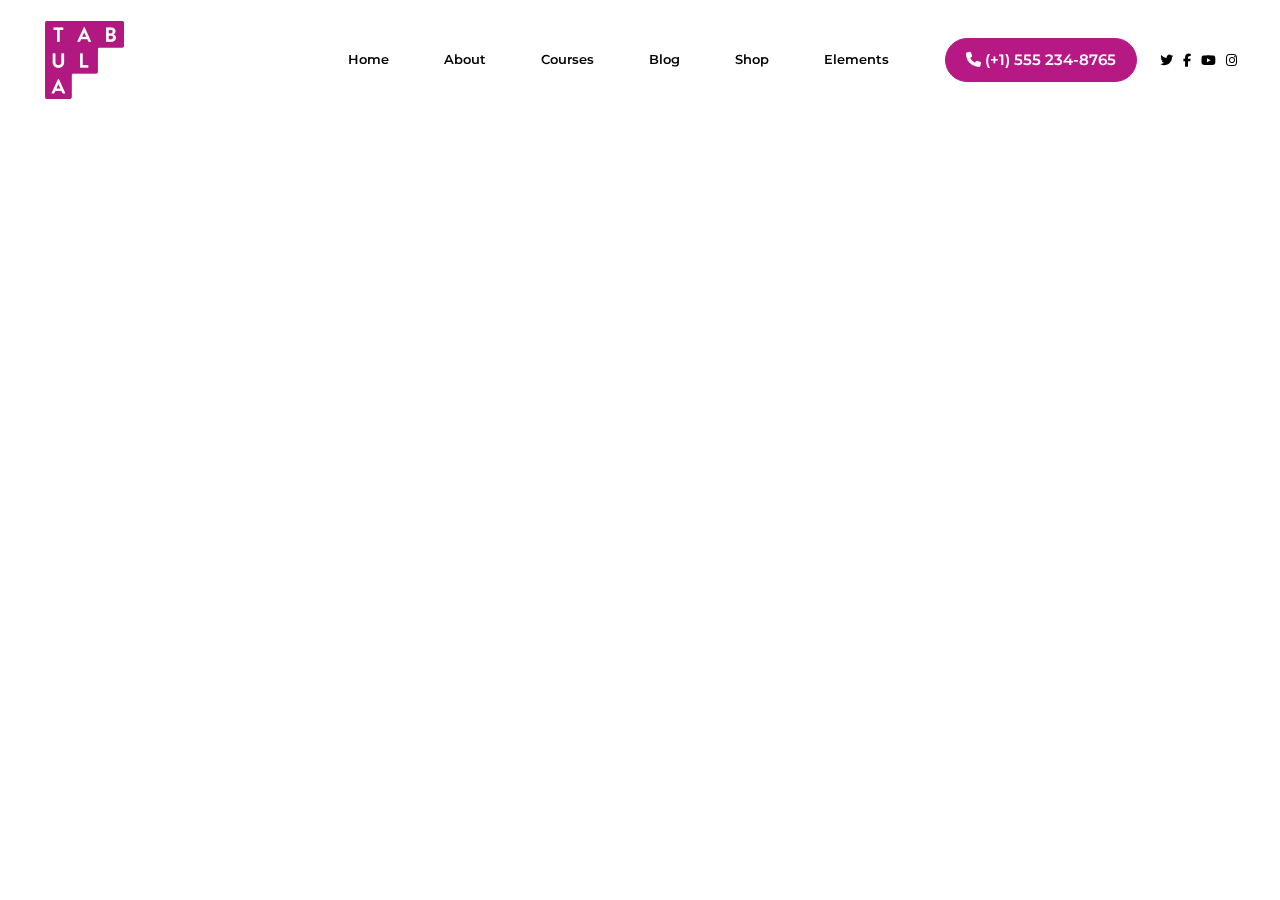
<file: index.html>
<!doctype html>
<html lang="en">
  <head>
    <title>Our Team - Wavy</title>
    <!-- Required meta tags -->
    <meta charset="utf-8">
    <meta name="viewport" content="width=device-width, initial-scale=1, shrink-to-fit=no">

    <!-- Bootstrap CSS -->
    <link rel="stylesheet" href="https://stackpath.bootstrapcdn.com/bootstrap/4.3.1/css/bootstrap.min.css" integrity="sha384-ggOyR0iXCbMQv3Xipma34MD+dH/1fQ784/j6cY/iJTQUOhcWr7x9JvoRxT2MZw1T" crossorigin="anonymous">
    <!-- Font -->
    <link href="https://fonts.googleapis.com/css2?family=Montserrat:wght@100;300;600;900&display=swap" rel="stylesheet">
    <!-- Font Awesome -->
    <link rel="stylesheet" href="https://cdnjs.cloudflare.com/ajax/libs/font-awesome/6.1.1/css/all.min.css">
    <link rel="stylesheet" href="https://cdnjs.cloudflare.com/ajax/libs/animate.css/4.1.1/animate.min.css">

    <link rel="stylesheet" href="./css/about.css">
  </head>
  <body>
    <header class="header" id="header">
        <div class="container">
            <div class="logo" id="home">
                <a href="#home">
                    <img src="./Images/crest.png" alt="">
                </a>
            </div>
            <div class="menu">
                <nav class="navbar">
                    <a href="#home">Home</a>
                    <a href="./about.html" class="about">About
                        <!-- <div class="submenu">
                            <a href="#">About Us</a>
                            <hr>
                            <a href="#">About Me</a>
                            <hr>
                            <a href="#">Our Team</a>
                            <hr>
                            <a href="#">History</a>
                            <hr>
                            <a href="#">Testimonials</a>
                            <hr>
                            <a href="#">Contact</a>
                            <hr>
                            <a href="#">Coming Soon</a>
                        </div> -->
                    </a>
                    <a href="#">Courses</a>
                    <a href="#">Blog</a>
                    <a href="#">Shop</a>
                    <a href="#">Elements</a>
                </nav>
                <button class="btnHeader">
                    <i class="fas fa-phone"></i>
                    <span>(+1) 555 234-8765</span>
                </button>
                <div class="social-media">
                    <a href="#">
                        <i class="fa-brands fa-twitter"></i>
                    </a>
                    <a href="#">
                        <i class="fa-brands fa-facebook-f"></i>
                    </a>
                    <a href="#">
                        <i class="fa-brands fa-youtube"></i>
                    </a>
                    <a href="#">
                        <i class="fa-brands fa-instagram"></i>
                    </a>
                </div>
            </div>
        </div>
    </header>
    <section class="carousel" id="carousel"></section>
    <section class="content" id="content"></section>
    <section class="register" id="register"></section>
    <footer class="footer" id="footer"></footer>
      
    <!-- Optional JavaScript -->
    <script>
        new WOW().init();
    </script>

    <!-- jQuery first, then Popper.js, then Bootstrap JS -->
    <script src="https://code.jquery.com/jquery-3.3.1.slim.min.js" integrity="sha384-q8i/X+965DzO0rT7abK41JStQIAqVgRVzpbzo5smXKp4YfRvH+8abtTE1Pi6jizo" crossorigin="anonymous"></script>
    <script src="https://cdnjs.cloudflare.com/ajax/libs/popper.js/1.14.7/umd/popper.min.js" integrity="sha384-UO2eT0CpHqdSJQ6hJty5KVphtPhzWj9WO1clHTMGa3JDZwrnQq4sF86dIHNDz0W1" crossorigin="anonymous"></script>
    <script src="https://stackpath.bootstrapcdn.com/bootstrap/4.3.1/js/bootstrap.min.js" integrity="sha384-JjSmVgyd0p3pXB1rRibZUAYoIIy6OrQ6VrjIEaFf/nJGzIxFDsf4x0xIM+B07jRM" crossorigin="anonymous"></script>
    <!-- Wowjs -->
    <script src="https://cdnjs.cloudflare.com/ajax/libs/wow/1.1.2/wow.min.js" integrity="sha512-Eak/29OTpb36LLo2r47IpVzPBLXnAMPAVypbSZiZ4Qkf8p/7S/XRG5xp7OKWPPYfJT6metI+IORkR5G8F900+g==" crossorigin="anonymous" referrerpolicy="no-referrer"></script>
  </body>
</html>
</file>
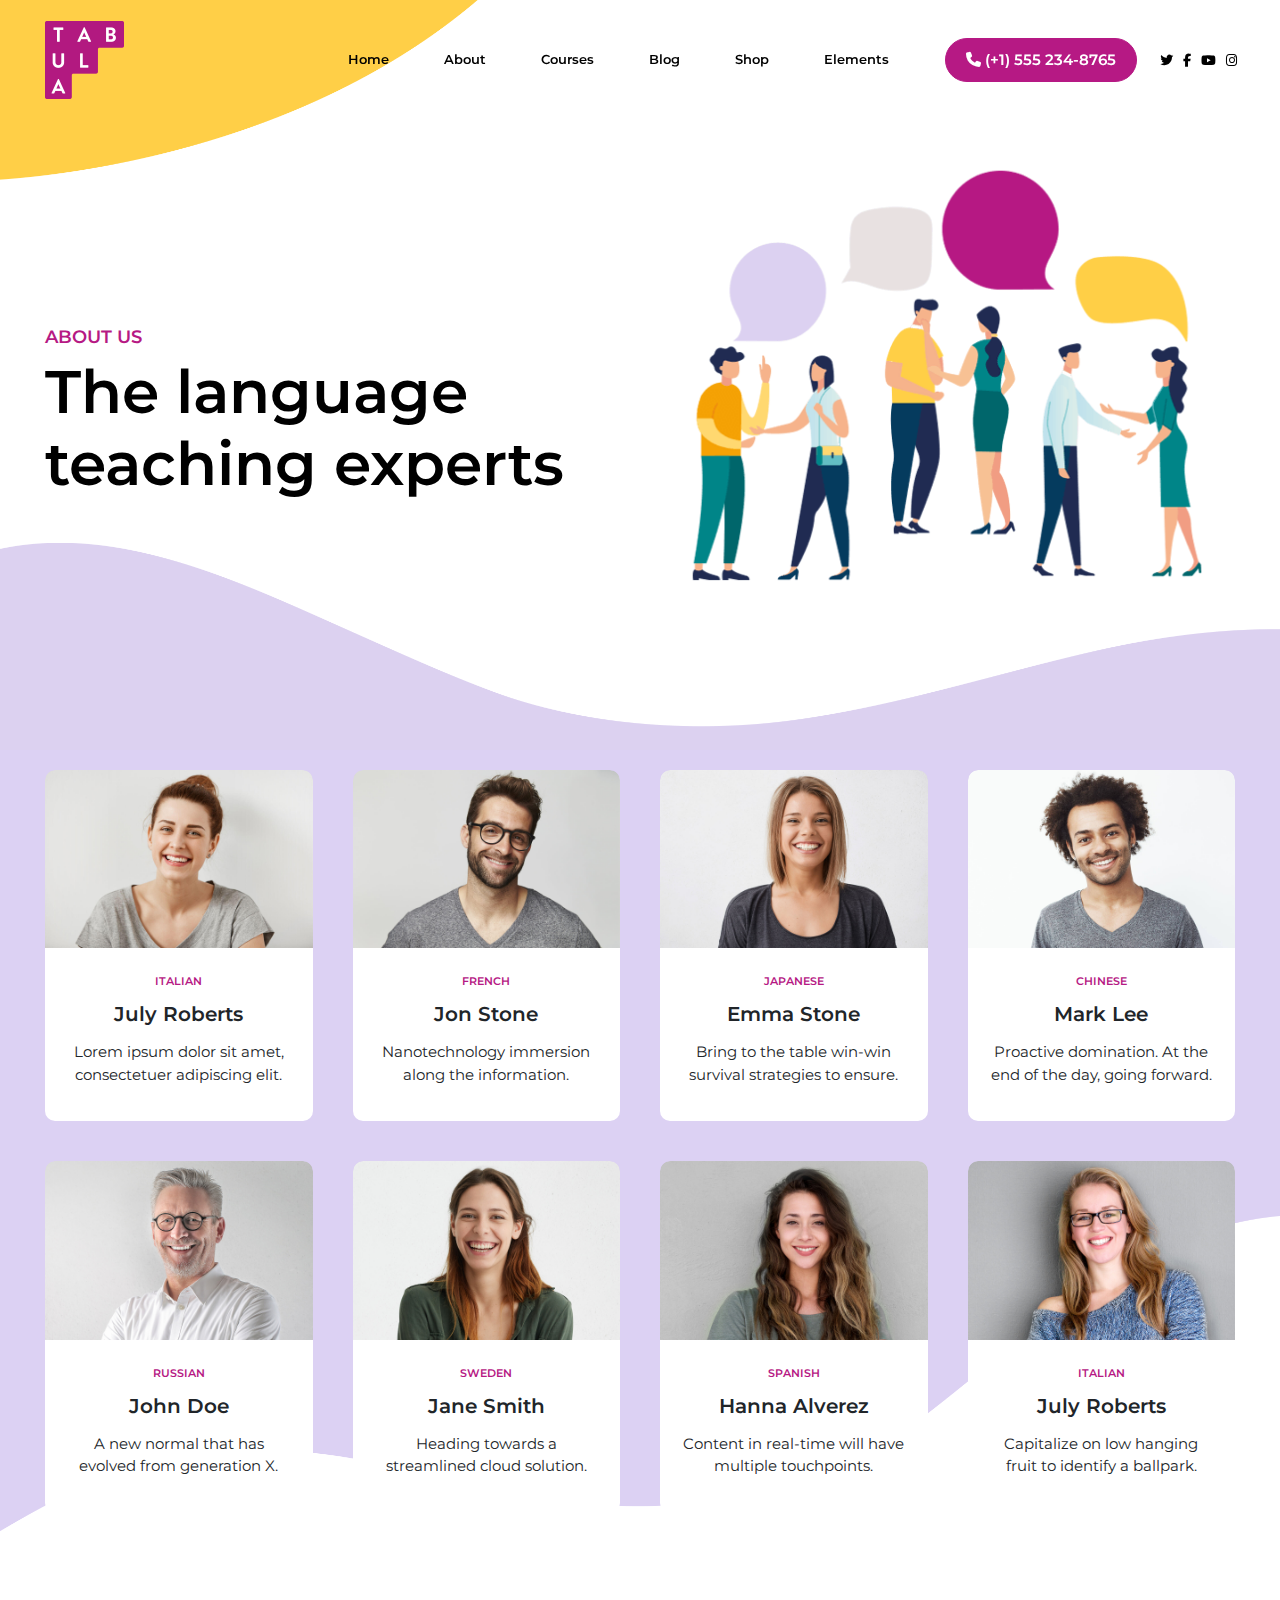
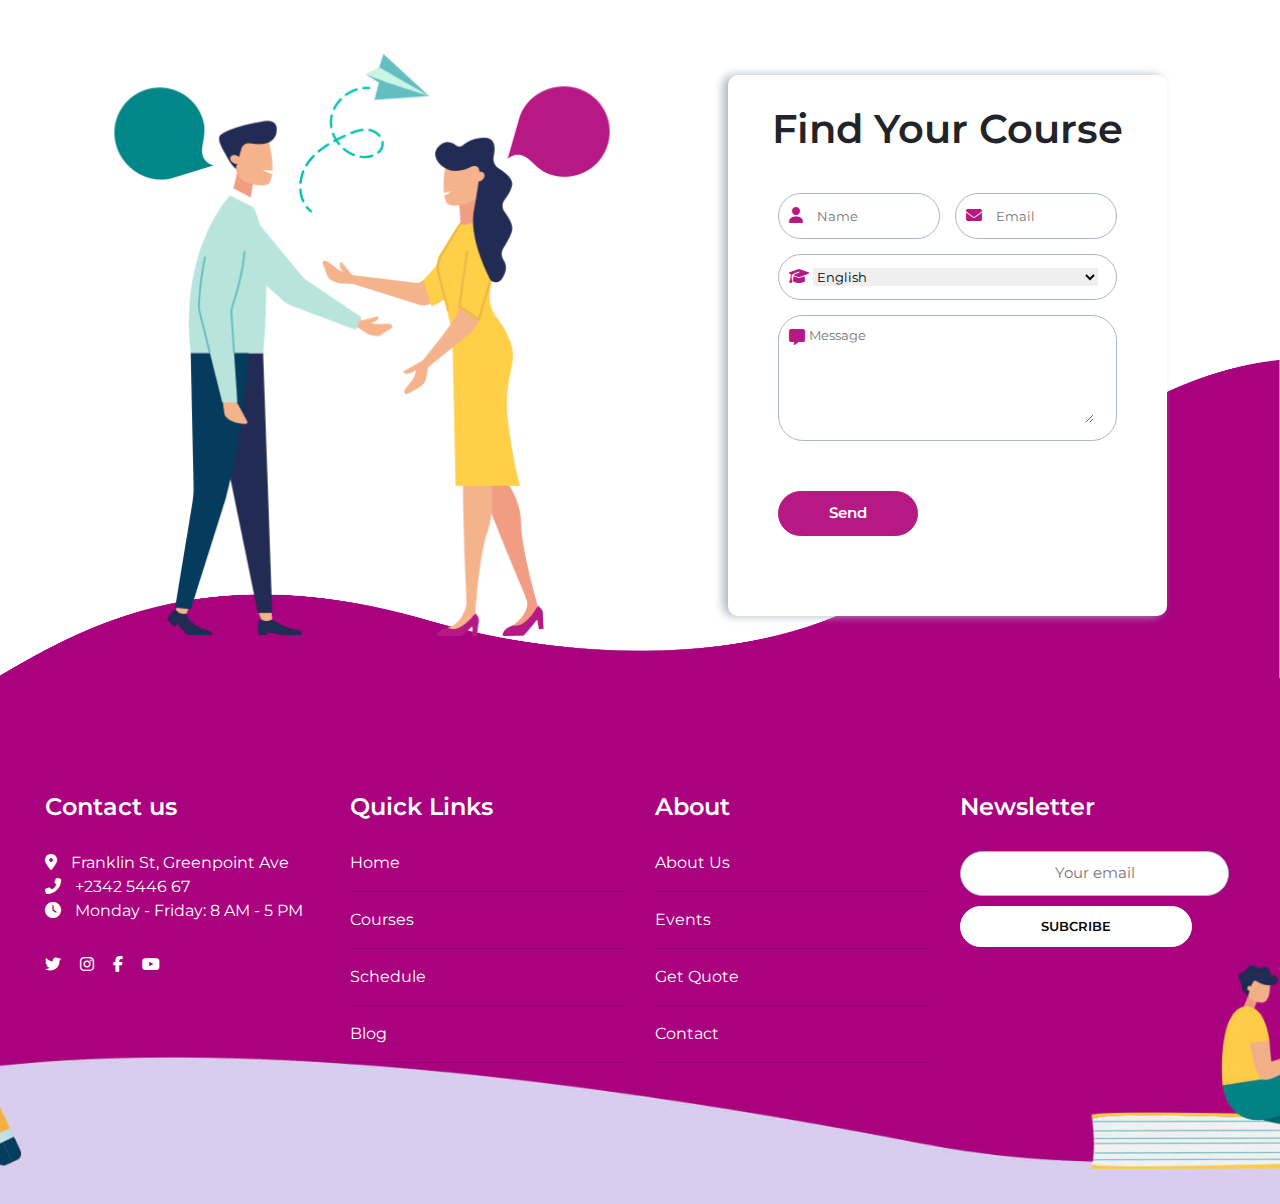
<file: about.html>
<!doctype html>
<html lang="en">
  <head>
    <title>Our Team - Wavy</title>
    <!-- Required meta tags -->
    <meta charset="utf-8">
    <meta name="viewport" content="width=device-width, initial-scale=1, shrink-to-fit=no">

    <!-- Bootstrap CSS -->
    <link rel="stylesheet" href="https://stackpath.bootstrapcdn.com/bootstrap/4.3.1/css/bootstrap.min.css" integrity="sha384-ggOyR0iXCbMQv3Xipma34MD+dH/1fQ784/j6cY/iJTQUOhcWr7x9JvoRxT2MZw1T" crossorigin="anonymous">
    <!-- Font -->
    <link href="https://fonts.googleapis.com/css2?family=Montserrat:wght@100;300;600;900&display=swap" rel="stylesheet">
    <!-- Font Awesome -->
    <link rel="stylesheet" href="https://cdnjs.cloudflare.com/ajax/libs/font-awesome/6.1.1/css/all.min.css">
    <link rel="stylesheet" href="https://cdnjs.cloudflare.com/ajax/libs/animate.css/4.1.1/animate.min.css">

    <link rel="stylesheet" href="./css/about.css">
  </head>
  <body>
    <header class="header" id="header">
        <div class="container">
            <div class="toggle">
                <i class="fa-solid fa-sliders"></i>
            </div>
            <div class="logo" id="home">
                <a href="./index.html">
                    <img src="./Images/crest.png" alt="">
                </a>
            </div>
            <div class="menu">
                <nav class="navbar">
                    <a href="./index.html">Home</a>
                    <a href="#" class="about">About
                        <!-- <div class="submenu">
                            <a href="#">About Us</a>
                            <hr>
                            <a href="#">About Me</a>
                            <hr>
                            <a href="#">Our Team</a>
                            <hr>
                            <a href="#">History</a>
                            <hr>
                            <a href="#">Testimonials</a>
                            <hr>
                            <a href="#">Contact</a>
                            <hr>
                            <a href="#">Coming Soon</a>
                        </div> -->
                    </a>
                    <a href="#">Courses</a>
                    <a href="#">Blog</a>
                    <a href="#">Shop</a>
                    <a href="#">Elements</a>
                </nav>
                <button class="btnHeader">
                    <i class="fas fa-phone"></i>
                    <span>(+1) 555 234-8765</span>
                </button>
                <div class="social-media">
                    <a href="#">
                        <i class="fa-brands fa-twitter"></i>
                    </a>
                    <a href="#">
                        <i class="fa-brands fa-facebook-f"></i>
                    </a>
                    <a href="#">
                        <i class="fa-brands fa-youtube"></i>
                    </a>
                    <a href="#">
                        <i class="fa-brands fa-instagram"></i>
                    </a>
                </div>
            </div>
        </div>
    </header>
    <section class="carousel" id="carousel">
        <div class="container">
            <div class="row">
                <div class="col col-left">
                    <div class="item">
                        <div class="text">
                            <h3>ABOUT US</h3>
                            <h1>The language teaching experts</h1>
                        </div>
                    </div>
                </div>
                <div class="col col-right">
                    <div class="item">
                        <img src="./Images/hero_team.png" alt="">
                    </div>
                </div>
            </div>
        </div>
        <div class="bottom-cover-img">
            <img src="./Images/Violet_top_left_wave.png" alt="">
        </div>
    </section>
    <section class="our-teacher" id="our-teacher">
        <div class="container">
            <div class="row">
                <div class="col">
                    <div class="item item-1">
                        <div class="top">
                            <img src="./Images/teacher_1.jpg" alt="">
                        </div>
                        <div class="bottom">
                                <span>ITALIAN</span>
                                <h5>July Roberts</h5>
                                <p>Lorem ipsum dolor sit amet, consectetuer adipiscing elit.</p>
                        </div>
                    </div>
                </div>
                <div class="col">
                    <div class="item item-2">
                        <div class="top">
                            <img src="./Images/teacher_2.jpg" alt="">
                        </div>
                        <div class="bottom">
                                <span>FRENCH</span>
                                <h5>Jon Stone</h5>
                                <p>Nanotechnology immersion along the information.</p>
                        </div>
                    </div>
                </div>
                <div class="col">
                    <div class="item item-3">
                        <div class="top">
                            <img src="./Images/teacher_3.jpg" alt="">
                        </div>
                        <div class="bottom">
                                <span>JAPANESE</span>
                                <h5>Emma Stone</h5>
                                <p>Bring to the table win-win survival strategies to ensure.</p>
                        </div>
                    </div>
                </div>
                <div class="col">
                    <div class="item item-4">
                        <div class="top">
                            <img src="./Images/teacher_4.jpg" alt="">
                        </div>
                        <div class="bottom">
                                <span>CHINESE</span>
                                <h5>Mark Lee</h5>
                                <p>Proactive domination. At the end of the day, going forward.</p>
                        </div>
                    </div>
                </div>
            </div>
            <div class="row">
                <div class="col">
                    <div class="item item-1">
                        <div class="top">
                            <img src="./Images/teacher_5.jpg" alt="">
                        </div>
                        <div class="bottom">
                                <span>RUSSIAN</span>
                                <h5>John Doe</h5>
                                <p>A new normal that has evolved from generation X.</p>
                        </div>
                    </div>
                </div>
                <div class="col">
                    <div class="item item-2">
                        <div class="top">
                            <img src="./Images/teacher_6.jpg" alt="">
                        </div>
                        <div class="bottom">
                                <span>SWEDEN</span>
                                <h5>Jane Smith</h5>
                                <p>Heading towards a streamlined cloud solution.</p>
                        </div>
                    </div>
                </div>
                <div class="col">
                    <div class="item item-3">
                        <div class="top">
                            <img src="./Images/teacher_7.jpg" alt="">
                        </div>
                        <div class="bottom">
                                <span>SPANISH</span>
                                <h5>Hanna Alverez</h5>
                                <p>Content in real-time will have multiple touchpoints.</p>
                        </div>
                    </div>
                </div>
                <div class="col">
                    <div class="item item-4">
                        <div class="top">
                            <img src="./Images/teacher_8.jpg" alt="">
                        </div>
                        <div class="bottom">
                                <span>ITALIAN</span>
                                <h5>July Roberts</h5>
                                <p>Capitalize on low hanging fruit to identify a ballpark.</p>
                        </div>
                    </div>
                </div>
            </div>
        </div>
    </section>
    <section class="register" id="register">
        <div class="container">
            <div class="row">
                <div class="col col-left">
                    <div class="item">
                        <img class="img" src="./Images/conatct_inner.png" alt="">
                    </div>
                </div>
                <div class="col col-right">
                    <div class="item">
                        <form action="" class="contact-form">
                            <div class="top">
                                <h1>Find Your Course</h1>
                            </div>
                            <div class="boby">
                                <div class="row-input">
                                    <div class="btnName">
                                        <span>
                                            <i class="fa fa-user"></i>
                                        </span>
                                        <span>
                                            <input type="text" placeholder="Name">
                                        </span>
                                    </div>
                                    <div class="btnEmail">
                                        <span>
                                            <i class="fa fa-envelope"></i>
                                        </span>
                                        <span>
                                            <input type="text" placeholder="Email">
                                        </span>
                                    </div>
                                </div>
                                <div class="row-input">
                                    <div class="btnDetail">
                                        <span>
                                            <i class="fa fa-graduation-cap"></i>
                                        </span>
                                        <span>
                                            <select>
                                                <option value="English">English</option>
                                                <option value="French">French</option>
                                                <option value="Spanish">Spanish</option>
                                                <option value="German">German</option>
                                            </select>
                                        </span>
                                    </div>
                                </div>
                                <div class="row-input">
                                    <div class="btnDetail">
                                        <span>
                                            <i class="fa-solid fa-message"></i>
                                        </span>
                                        <span>
                                            <textarea name="text" cols="8" rows="5" placeholder="Message"></textarea>
                                        </span>
                                    </div>
                                </div>
                            </div>
                            <div class="bottom">
                                <button type="submit">Send</button>
                            </div>
                        </form>
                    </div>
                </div>
            </div>
        </div>
    </section>
    <footer class="footer" id="footer">
        <div class="container">
            <div class="row">
                <div class="col">
                    <div class="item item-1">
                        <h4>Contact us</h4>
                        <div class="contact-row">
                            <i class="fa-solid fa-location-dot"></i>
                            <span>Franklin St, Greenpoint Ave</span>
                        </div>
                        <div class="contact-row">
                            <i class="fa-solid fa-phone-flip"></i>
                            <span>+2342 5446 67</span>
                        </div>
                        <div class="contact-row">
                            <i class="fa fa-clock"></i>
                            <span>Monday - Friday: 8 AM - 5 PM</span>
                        </div>
                        <div class="social-media">
                            <a href="#">
                                <i class="fa-brands fa-twitter"></i>
                            </a>
                            <a href="#">
                                <i class="fa-brands fa-instagram"></i>
                            </a>
                            <a href="#">
                                <i class="fa-brands fa-facebook-f"></i>
                            </a>
                            <a href="#">
                                <i class="fa-brands fa-youtube"></i>
                            </a>
                        </div>
                    </div>
                </div>
                <div class="col">
                    <div class="item item-2">
                        <h4>Quick Links</h4>
                        <ul>
                            <li>
                                <a href="./index.html">Home</a>
                            </li>
                            <hr>
                            <li>
                                <a href="#">Courses</a>
                            </li>
                            <hr>
                            <li>
                                <a href="#">Schedule</a>
                            </li>
                            <hr>
                            <li>
                                <a href="#">Blog</a>
                            </li>
                            <hr>
                        </ul>
                    </div>
                </div>
                <div class="col">
                    <div class="item item-3">
                        <h4>About</h4>
                        <ul>
                            <li>
                                <a href="#">About Us</a>
                            </li>
                            <hr>
                            <li>
                                <a href="#">Events</a>
                            </li>
                            <hr>
                            <li>
                                <a href="#">Get Quote</a>
                            </li>
                            <hr>
                            <li>
                                <a href="#">Contact</a>
                            </li>
                            <hr>
                        </ul>
                    </div>
                </div>
                <div class="col">
                    <div class="item item-4">
                        <h4>Newsletter</h4>
                        <form action="">
                            <input type="text" placeholder="Your email">
                            <button type="submit" class="btnSubmit">SUBCRIBE</button>
                        </form>
                    </div>
                </div>
            </div>
        </div>
    </footer>
      
    <!-- Optional JavaScript -->
    <script>
        new WOW().init();
    </script>
    
    <!-- jQuery first, then Popper.js, then Bootstrap JS -->
    <script src="https://code.jquery.com/jquery-3.3.1.slim.min.js" integrity="sha384-q8i/X+965DzO0rT7abK41JStQIAqVgRVzpbzo5smXKp4YfRvH+8abtTE1Pi6jizo" crossorigin="anonymous"></script>
    <script src="https://cdnjs.cloudflare.com/ajax/libs/popper.js/1.14.7/umd/popper.min.js" integrity="sha384-UO2eT0CpHqdSJQ6hJty5KVphtPhzWj9WO1clHTMGa3JDZwrnQq4sF86dIHNDz0W1" crossorigin="anonymous"></script>
    <script src="https://stackpath.bootstrapcdn.com/bootstrap/4.3.1/js/bootstrap.min.js" integrity="sha384-JjSmVgyd0p3pXB1rRibZUAYoIIy6OrQ6VrjIEaFf/nJGzIxFDsf4x0xIM+B07jRM" crossorigin="anonymous"></script>
    <!-- Wowjs -->
    <script src="https://cdnjs.cloudflare.com/ajax/libs/wow/1.1.2/wow.min.js" integrity="sha512-Eak/29OTpb36LLo2r47IpVzPBLXnAMPAVypbSZiZ4Qkf8p/7S/XRG5xp7OKWPPYfJT6metI+IORkR5G8F900+g==" crossorigin="anonymous" referrerpolicy="no-referrer"></script>
  </body>
</html>
</file>
<file: css/about.css>
* {
  margin: 0 auto;
  padding: 0;
  box-sizing: border-box;
  font-family: "Montserrat", sans-serif;
}

.container {
  max-width: 1280px;
  padding: 0;
  margin: 0 auto;
}

.header {
  z-index: 10;
  position: fixed;
  top: 0;
  left: 0;
  right: 0;
}
.header .container {
  padding: 15px 40px;
  display: flex;
  justify-content: space-between;
  align-items: center;
}
@media screen and (max-width: 992px) {
  .header .container {
    justify-content: flex-start;
  }
}
.header .container .toggle {
  font-size: 25px;
  display: none;
}
@media screen and (max-width: 992px) {
  .header .container .toggle {
    display: inline-block;
    margin: 0;
  }
}
.header .container .logo {
  margin: 0;
}
.header .container .menu {
  margin-right: 0;
  display: flex;
  justify-content: space-between;
  align-items: center;
}
.header .container .menu .navbar a {
  text-decoration: none;
  font-size: 13px;
  font-weight: 600;
  color: #000;
  display: inline-block;
  padding: 5px 15px;
  margin-right: 25px;
  position: relative;
}
.header .container .menu .navbar a:hover {
  color: #b61984;
}
.header .container .menu .navbar a:hover::after {
  display: block;
  transform: scale(1.5, 1.5);
  transition: 0.5s ease all;
}
.header .container .menu .navbar a::after {
  content: "";
  position: absolute;
  width: 8px;
  height: 8px;
  display: block;
  background-color: #b61984;
  border-radius: 50%;
  bottom: -20px;
  left: 50%;
  margin-left: -4px;
  display: none;
  transform: scale(1, 0);
  z-index: 5;
}
.header .container .menu .btnHeader {
  background-color: #b61984;
  border: #b61984 solid 1px;
  border-radius: 25px;
  font-size: 15px;
  font-weight: 600;
  color: #fff;
  padding: 10px 20px;
  margin-right: 20px;
  transition: all 0.3s linear;
}
.header .container .menu .btnHeader:hover {
  background-color: #fff;
  color: #b61984;
}
.header .container .menu .social-media a {
  color: #000;
}
.header .container .menu .social-media a i {
  font-size: 13px;
  margin: 0 3px;
}
.header .container .menu .social-media a i:hover {
  color: #b61984;
}
@media screen and (max-width: 992px) {
  .header .container .menu {
    display: none;
  }
}

.carousel {
  background: url(../../Images/yellow_top_wave_01.png);
  background-position: top;
  background-repeat: no-repeat;
  background-size: contain;
}
.carousel .container {
  padding: 100px 40px 15px 40px;
}
.carousel .container .row {
  align-items: center;
}
@media screen and (max-width: 992px) {
  .carousel .container .row {
    display: block;
  }
}
.carousel .container .row .col {
  width: 50%;
}
.carousel .container .row .col .item {
  padding: 30px 5px;
}
.carousel .container .row .col .item .text {
  -webkit-animation: fadeInLeft 1s;
          animation: fadeInLeft 1s;
}
.carousel .container .row .col .item .text h3 {
  font-size: 18px;
  font-weight: 600;
  color: #b61984;
}
.carousel .container .row .col .item .text h1 {
  font-size: 60px;
  font-weight: 600;
  color: #000;
}
.carousel .container .row .col .item img {
  -webkit-animation: fadeInRight 1s;
          animation: fadeInRight 1s;
  width: 100%;
}
@media screen and (max-width: 992px) {
  .carousel .container .row .col {
    width: 100%;
  }
}
.carousel .bottom-cover-img img {
  position: absolute;
  bottom: 0;
  width: 100%;
}

.our-teacher {
  background-color: #dcd1f3;
  background-image: url(../../Images/Wave_White_bottom_right_shape_01.png);
  background-position: bottom center;
  background-size: contain;
  background-repeat: no-repeat;
}
.our-teacher .container {
  padding: 0 40px;
}
.our-teacher .container .row {
  justify-content: space-between;
  align-items: center;
  flex-wrap: wrap;
}
.our-teacher .container .row .col {
  width: 25%;
  padding: 0;
  margin: 20px;
}
.our-teacher .container .row .col .item-0 {
  -webkit-animation-name: fadeInLeft;
          animation-name: fadeInLeft;
  -webkit-animation-duration: 0.5s;
          animation-duration: 0.5s;
  -webkit-animation-delay: 0s;
          animation-delay: 0s;
}
.our-teacher .container .row .col .item-1 {
  -webkit-animation-name: fadeInLeft;
          animation-name: fadeInLeft;
  -webkit-animation-duration: 1s;
          animation-duration: 1s;
  -webkit-animation-delay: 0.5s;
          animation-delay: 0.5s;
}
.our-teacher .container .row .col .item-2 {
  -webkit-animation-name: fadeInLeft;
          animation-name: fadeInLeft;
  -webkit-animation-duration: 1.5s;
          animation-duration: 1.5s;
  -webkit-animation-delay: 1s;
          animation-delay: 1s;
}
.our-teacher .container .row .col .item-3 {
  -webkit-animation-name: fadeInLeft;
          animation-name: fadeInLeft;
  -webkit-animation-duration: 2s;
          animation-duration: 2s;
  -webkit-animation-delay: 1.5s;
          animation-delay: 1.5s;
}
.our-teacher .container .row .col .item-4 {
  -webkit-animation-name: fadeInLeft;
          animation-name: fadeInLeft;
  -webkit-animation-duration: 2.5s;
          animation-duration: 2.5s;
  -webkit-animation-delay: 2s;
          animation-delay: 2s;
}
.our-teacher .container .row .col .item {
  border-radius: 10px;
}
.our-teacher .container .row .col .item:hover {
  box-shadow: 0px 15px 10px 0px #abb8c3;
  transition: all 0.3s;
}
.our-teacher .container .row .col .item .top {
  overflow: hidden;
  border-radius: 10px 10px 0 0;
}
.our-teacher .container .row .col .item .top img {
  width: 100%;
  border-radius: 10px 10px 0 0;
  transform: scale(1, 1);
}
.our-teacher .container .row .col .item .top img:hover {
  transform: scale(1.05, 1.05);
  transition: all 0.5s;
}
.our-teacher .container .row .col .item .bottom {
  background-color: #fff;
  text-align: center;
  border-radius: 0 0 10px 10px;
  padding-bottom: 20px;
}
.our-teacher .container .row .col .item .bottom span {
  font-size: 11px;
  font-weight: 600;
  color: #b61984;
  display: inline-block;
  margin-top: 25px;
}
.our-teacher .container .row .col .item .bottom h5 {
  font-weight: 600;
  margin-top: 10px;
}
.our-teacher .container .row .col .item .bottom p {
  font-size: 15px;
  margin: 15px 20px;
}
@media screen and (max-width: 992px) {
  .our-teacher .container .row .col {
    width: 50%;
  }
}

.register {
  background-image: url(../../Images/accent_bottom_wave_01.png);
  background-position: bottom center;
  background-repeat: no-repeat;
  background-size: contain;
}
.register .container {
  padding: 15px 40px;
}
.register .container .row {
  padding-top: 80px;
  align-items: center;
}
@media screen and (max-width: 992px) {
  .register .container .row {
    display: block;
  }
}
.register .container .row .col {
  width: 50%;
}
.register .container .row .col .item img {
  -webkit-animation: fadeInLeft 1s;
          animation: fadeInLeft 1s;
  width: 100%;
  margin: 25px 0 25px 30px;
}
.register .container .row .col .item form {
  background-color: #fff;
  width: 75%;
  box-shadow: -5px 0px 10px 0px #abb8c3;
  border-radius: 10px;
  padding-bottom: 80px;
  -webkit-animation: fadeInRight 1s;
          animation: fadeInRight 1s;
}
.register .container .row .col .item form .top h1 {
  text-align: center;
  font-weight: 600;
  padding-top: 30px;
}
.register .container .row .col .item form .boby {
  margin-top: 40px;
}
.register .container .row .col .item form .boby .row-input {
  display: flex;
  margin-bottom: 15px;
}
.register .container .row .col .item form .boby .row-input .btnName, .register .container .row .col .item form .boby .row-input .btnEmail {
  border: solid 1px #abb8c3;
  border-radius: 25px;
  padding: 10px;
  width: 37%;
}
.register .container .row .col .item form .boby .row-input .btnName input, .register .container .row .col .item form .boby .row-input .btnEmail input {
  width: 70%;
  border: none;
  margin-left: 10px;
  font-size: 13px;
}
.register .container .row .col .item form .boby .row-input .btnName {
  margin-left: 50px;
}
.register .container .row .col .item form .boby .row-input .btnEmail {
  margin-right: 50px;
}
.register .container .row .col .item form .boby .row-input .btnDetail {
  border: solid 1px #abb8c3;
  border-radius: 25px;
  padding: 10px;
  width: 100%;
  margin: 0 50px;
}
.register .container .row .col .item form .boby .row-input .btnDetail select, .register .container .row .col .item form .boby .row-input .btnDetail textarea {
  width: 90%;
  border: none;
  font-size: 13px;
}
.register .container .row .col .item form .boby .row-input .btnDetail select {
  display: inline-block;
}
.register .container .row .col .item form .boby .row-input .btnDetail .fa-message {
  transform: translateY(-80px);
}
.register .container .row .col .item form .boby i {
  color: #b61984;
}
.register .container .row .col .item form .bottom {
  margin: 50px 50px 0 50px;
}
.register .container .row .col .item form .bottom button {
  background-color: #b61984;
  border: #b61984 solid 1px;
  border-radius: 25px;
  font-size: 15px;
  font-weight: 600;
  color: #fff;
  padding: 10px 50px;
}
.register .container .row .col .item form .bottom button:hover {
  background-color: #fff;
  color: #b61984;
}
@media screen and (max-width: 992px) {
  .register .container .row .col .item form .bottom button {
    width: 100%;
  }
}
@media screen and (max-width: 992px) {
  .register .container .row .col .item form {
    width: 100%;
  }
}
@media screen and (max-width: 992px) {
  .register .container .row .col {
    width: 100%;
  }
}

.footer {
  background-image: url(../../Images/footer_background.jpg);
  background-position: bottom center;
  background-size: cover;
  background-repeat: no-repeat;
  background-color: #aa017e;
}
.footer .container {
  padding: 15px 45px;
}
.footer .container .row {
  color: #fff;
  padding-top: 100px;
  padding-bottom: 110px;
}
.footer .container .row .col {
  width: 25%;
}
.footer .container .row .col .item-0 {
  -webkit-animation-name: fadeInLeft;
          animation-name: fadeInLeft;
  -webkit-animation-duration: 0.5s;
          animation-duration: 0.5s;
  -webkit-animation-delay: 0s;
          animation-delay: 0s;
}
.footer .container .row .col .item-1 {
  -webkit-animation-name: fadeInLeft;
          animation-name: fadeInLeft;
  -webkit-animation-duration: 1s;
          animation-duration: 1s;
  -webkit-animation-delay: 0.5s;
          animation-delay: 0.5s;
}
.footer .container .row .col .item-2 {
  -webkit-animation-name: fadeInLeft;
          animation-name: fadeInLeft;
  -webkit-animation-duration: 1.5s;
          animation-duration: 1.5s;
  -webkit-animation-delay: 1s;
          animation-delay: 1s;
}
.footer .container .row .col .item-3 {
  -webkit-animation-name: fadeInLeft;
          animation-name: fadeInLeft;
  -webkit-animation-duration: 2s;
          animation-duration: 2s;
  -webkit-animation-delay: 1.5s;
          animation-delay: 1.5s;
}
.footer .container .row .col .item-4 {
  -webkit-animation-name: fadeInLeft;
          animation-name: fadeInLeft;
  -webkit-animation-duration: 2.5s;
          animation-duration: 2.5s;
  -webkit-animation-delay: 2s;
          animation-delay: 2s;
}
.footer .container .row .col .item h4 {
  color: #fff;
  font-weight: 600;
  margin-bottom: 30px;
}
.footer .container .row .col .item .contact-row span {
  margin-left: 10px;
}
.footer .container .row .col .item .social-media {
  margin-top: 30px;
}
.footer .container .row .col .item .social-media a i {
  color: #fff;
  margin-right: 15px;
}
.footer .container .row .col .item .social-media a i:hover {
  color: #000;
}
.footer .container .row .col .item ul {
  list-style: none;
}
.footer .container .row .col .item ul a {
  text-decoration: none;
  color: #fff;
}
.footer .container .row .col .item ul a:hover {
  opacity: 0.7;
}
.footer .container .row .col .item form input {
  color: #fff;
  border-radius: 25px;
  border: solid 1px #abb8c3;
  font-size: 15px;
  text-align: center;
  padding: 10px 30px;
  margin-bottom: 10px;
}
.footer .container .row .col .item form .btnSubmit {
  text-align: center;
  margin-bottom: 10px;
  background-color: #fff;
  border: #fff solid 1px;
  border-radius: 25px;
  font-size: 13px;
  font-weight: 600;
  color: #000;
  padding: 10px 80px;
}
.footer .container .row .col .item form .btnSubmit:hover {
  background-color: #aa017e;
  color: #fff;
}
@media screen and (max-width: 992px) {
  .footer .container .row .col .item {
    font-size: 15px;
  }
}
@media screen and (max-width: 992px) {
  .footer .container .row .col {
    flex-basis: auto;
    width: 50%;
  }
}

@-webkit-keyframes fadeInLeft {
  0% {
    transform: translateX(-50px);
    opacity: 0;
  }
  100% {
    transform: translateX(0);
    opacity: 1;
  }
}

@keyframes fadeInLeft {
  0% {
    transform: translateX(-50px);
    opacity: 0;
  }
  100% {
    transform: translateX(0);
    opacity: 1;
  }
}
@-webkit-keyframes fadeInRight {
  0% {
    transform: translateX(50px);
    opacity: 0;
  }
  100% {
    transform: translateX(0);
    opacity: 1;
  }
}
@keyframes fadeInRight {
  0% {
    transform: translateX(50px);
    opacity: 0;
  }
  100% {
    transform: translateX(0);
    opacity: 1;
  }
}
</file>
